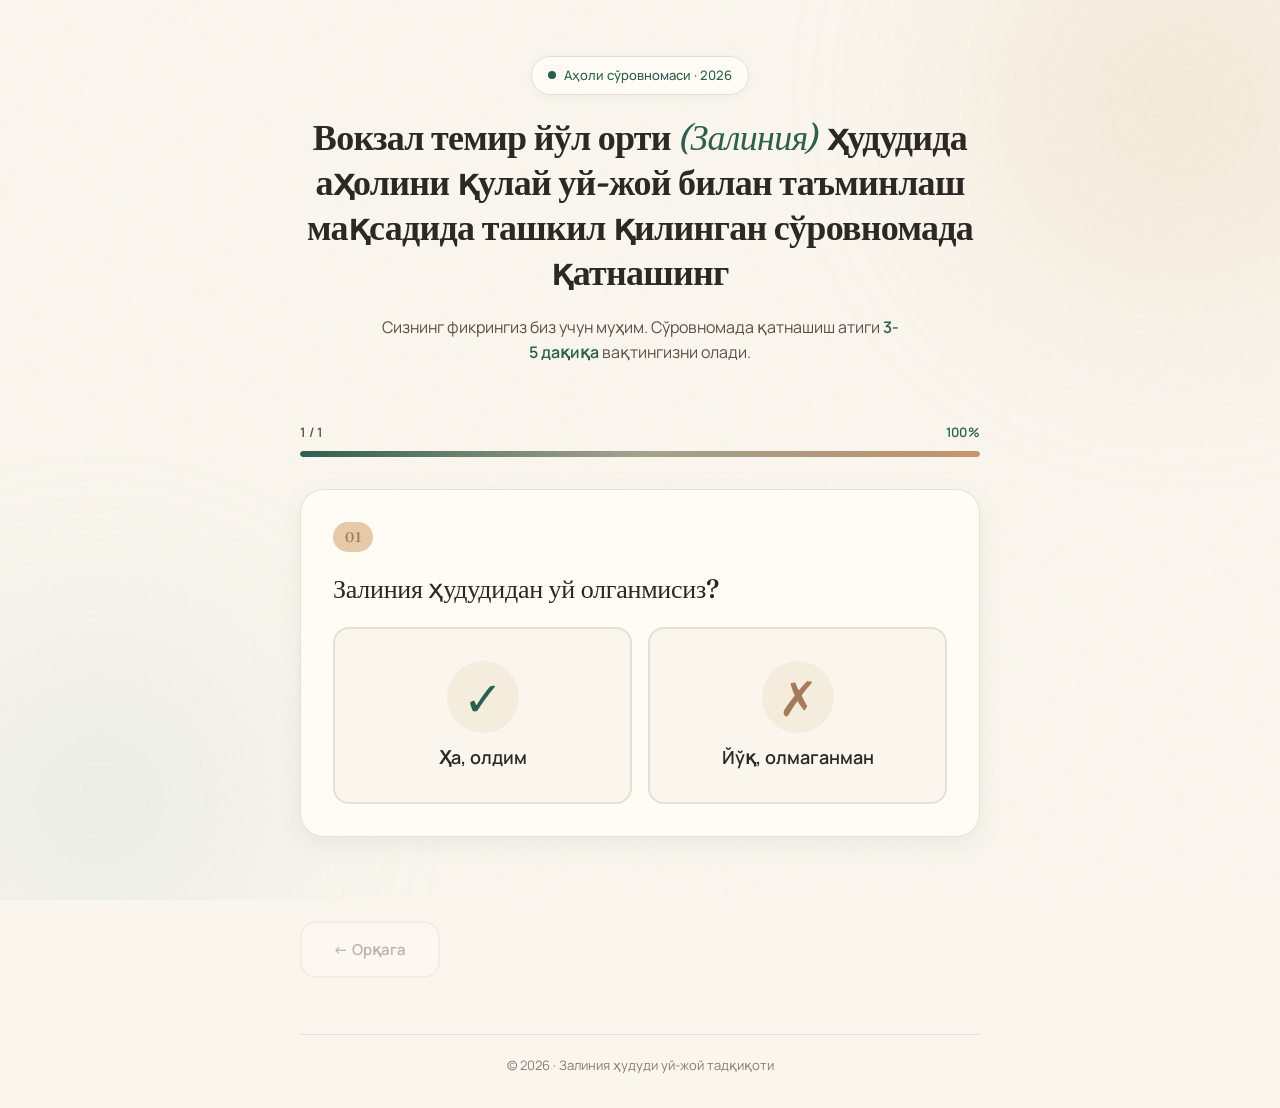
<file: index.html>
<!DOCTYPE html>
<html lang="uz">
<head>
  <meta charset="UTF-8" />
  <meta name="viewport" content="width=device-width, initial-scale=1.0" />
  <title>Залиния ҳудуди уй-жой сўровномаси</title>
  <meta name="description" content="Вокзал темир йўл орти (Залиния) ҳудудида аҳолини қулай уй-жой билан таъминлаш бўйича сўровнома" />

  <link rel="preconnect" href="https://fonts.googleapis.com" />
  <link rel="preconnect" href="https://fonts.gstatic.com" crossorigin />
  <link href="https://fonts.googleapis.com/css2?family=Manrope:wght@400;500;600;700;800&family=Fraunces:ital,wght@0,400;0,500;0,600;0,700;1,400&display=swap" rel="stylesheet" />

  <link rel="stylesheet" href="css/style.css" />
</head>
<body>
  <!-- Fon dekoratsiyasi -->
  <div class="bg-decoration" aria-hidden="true">
    <div class="bg-circle bg-circle-1"></div>
    <div class="bg-circle bg-circle-2"></div>
    <div class="bg-grain"></div>
  </div>

  <main class="container">
    <!-- Sarlavha -->
    <header class="header">
      <div class="header-badge">
        <span class="badge-dot"></span>
        <span>Аҳоли сўровномаси · 2026</span>
      </div>
      <h1 class="header-title">
        Вокзал темир йўл орти <span class="title-accent">(Залиния)</span> ҳудудида аҳолини қулай уй-жой билан таъминлаш мақсадида ташкил қилинган сўровномада қатнашинг
      </h1>
      <p class="header-subtitle">
        Сизнинг фикрингиз биз учун муҳим. Сўровномада қатнашиш атиги <strong>3-5 дақиқа</strong> вақтингизни олади.
      </p>
    </header>

    <!-- Progress bar -->
    <div class="progress-wrapper">
      <div class="progress-info">
        <span id="progressText">1 / 22</span>
        <span id="progressPercent">5%</span>
      </div>
      <div class="progress-bar">
        <div class="progress-fill" id="progressFill"></div>
      </div>
    </div>

    <!-- Forma -->
    <form id="surveyForm" class="survey-form" novalidate>
      <!-- HONEYPOT -->
      <div class="honeypot-field" aria-hidden="true">
        <label for="website">Website (leave empty)</label>
        <input type="text" name="website" id="website" tabindex="-1" autocomplete="off" />
      </div>

      <!-- ============ БОСҚИЧ 1: УМУМИЙ МАЪЛУМОТЛАР ============ -->

      <!-- 1. Исм + Телефон (бирлаштирилган, ихтиёрий) -->
      <div class="question" data-question="contact" data-section="demographic">
        <span class="question-number">📞</span>
        <h2 class="question-title">Биз сиз билан боғланишимизни хоҳласангиз қолдиринг</h2>
        <p class="question-hint">Бу ихтиёрий — қолдирмасангиз ҳам сўровномани якунлашингиз мумкин</p>
        <div class="contact-fields">
          <div class="contact-field">
            <label class="field-label">Исмингиз</label>
            <input type="text" name="fullName" class="text-input" placeholder="Исмингизни киритинг" />
          </div>
          <div class="contact-field">
            <label class="field-label">Телефон рақамингиз</label>
            <input type="tel" name="phone" class="text-input" placeholder="+998 __ ___ __ __" />
          </div>
        </div>
        <div class="error-message" data-error="phone"></div>
      </div>

      <!-- 3. Yosh -->
      <div class="question" data-question="3" data-section="demographic">
        <span class="question-number">03</span>
        <h2 class="question-title">Ёшингиз</h2>
        <div class="radio-group">
          <label class="radio-card"><input type="radio" name="age" value="18-25" required /><span class="radio-label">18 – 25 ёш</span></label>
          <label class="radio-card"><input type="radio" name="age" value="26-35" /><span class="radio-label">26 – 35 ёш</span></label>
          <label class="radio-card"><input type="radio" name="age" value="36-45" /><span class="radio-label">36 – 45 ёш</span></label>
          <label class="radio-card"><input type="radio" name="age" value="46-55" /><span class="radio-label">46 – 55 ёш</span></label>
          <label class="radio-card"><input type="radio" name="age" value="55+" /><span class="radio-label">55 ёшдан катта</span></label>
        </div>
      </div>

      <!-- 4. Jinsi -->
      <div class="question" data-question="4" data-section="demographic">
        <span class="question-number">04</span>
        <h2 class="question-title">Жинсингиз</h2>
        <div class="radio-group radio-group-2">
          <label class="radio-card"><input type="radio" name="gender" value="Erkak" required /><span class="radio-label">Эркак</span></label>
          <label class="radio-card"><input type="radio" name="gender" value="Ayol" /><span class="radio-label">Аёл</span></label>
        </div>
      </div>

      <!-- 5. Kasb -->
      <div class="question" data-question="5" data-section="demographic">
        <span class="question-number">05</span>
        <h2 class="question-title">Касбингиз</h2>
        <div class="radio-group">
          <label class="radio-card"><input type="radio" name="profession" value="Tadbirkor" required /><span class="radio-label">Тадбиркор / Бизнес</span></label>
          <label class="radio-card"><input type="radio" name="profession" value="Davlat xizmatchisi" /><span class="radio-label">Давлат хизматчиси</span></label>
          <label class="radio-card"><input type="radio" name="profession" value="IT" /><span class="radio-label">IT / Технология</span></label>
          <label class="radio-card"><input type="radio" name="profession" value="Qurilish" /><span class="radio-label">Қурилиш</span></label>
          <label class="radio-card"><input type="radio" name="profession" value="Savdo" /><span class="radio-label">Савдо</span></label>
          <label class="radio-card"><input type="radio" name="profession" value="Tibbiyot" /><span class="radio-label">Тиббиёт</span></label>
          <label class="radio-card"><input type="radio" name="profession" value="Ta'lim" /><span class="radio-label">Таълим</span></label>
          <label class="radio-card"><input type="radio" name="profession" value="Xorijda ishlayman" /><span class="radio-label">Хорижда ишлайман</span></label>
          <label class="radio-card"><input type="radio" name="profession" value="Boshqa" data-other="profession" /><span class="radio-label">Бошқа</span></label>
        </div>
        <input type="text" name="professionOther" class="text-input other-input hidden" placeholder="Касбингизни ёзинг" />
      </div>

      <!-- 6. Oilaviy holat -->
      <div class="question" data-question="6" data-section="demographic">
        <span class="question-number">06</span>
        <h2 class="question-title">Оилавий ҳолатингиз</h2>
        <div class="radio-group">
          <label class="radio-card"><input type="radio" name="maritalStatus" value="Turmush qurmagan" required /><span class="radio-label">Турмуш қурмаган</span></label>
          <label class="radio-card"><input type="radio" name="maritalStatus" value="Oilali, farzandsiz" /><span class="radio-label">Оилали, фарзандсиз</span></label>
          <label class="radio-card"><input type="radio" name="maritalStatus" value="Oilali, farzandli" /><span class="radio-label">Оилали, фарзандли</span></label>
          <label class="radio-card"><input type="radio" name="maritalStatus" value="Ajrashgan" /><span class="radio-label">Ажрашган</span></label>
          <label class="radio-card"><input type="radio" name="maritalStatus" value="Beva" /><span class="radio-label">Бева</span></label>
        </div>
      </div>

      <!-- 7. Oila a'zolari -->
      <div class="question" data-question="7" data-section="demographic">
        <span class="question-number">07</span>
        <h2 class="question-title">Оилангиздаги аъзолар сони</h2>
        <p class="question-hint">Ўзингиз билан бирга</p>
        <div class="radio-group radio-group-2">
          <label class="radio-card"><input type="radio" name="familySize" value="1" required /><span class="radio-label">1 киши</span></label>
          <label class="radio-card"><input type="radio" name="familySize" value="2-3" /><span class="radio-label">2 – 3 киши</span></label>
          <label class="radio-card"><input type="radio" name="familySize" value="4-5" /><span class="radio-label">4 – 5 киши</span></label>
          <label class="radio-card"><input type="radio" name="familySize" value="6+" /><span class="radio-label">6 ва ундан кўп</span></label>
        </div>
      </div>

      <!-- 8. Qayerdansiz? (region) -->
      <div class="question" data-question="region" data-section="demographic">
        <span class="question-number">08</span>
        <h2 class="question-title">Қаердансиз?</h2>
        <p class="question-hint">Самарқанд вилояти бўйича шаҳар ёки туманингизни танланг</p>
        <div class="radio-group radio-group-2">
          <label class="radio-card"><input type="radio" name="region" value="Samarqand shahri" required /><span class="radio-label">Самарқанд шаҳри</span></label>
          <label class="radio-card"><input type="radio" name="region" value="Kattaqo'rg'on shahri" /><span class="radio-label">Каттақўрғон шаҳри</span></label>
          <label class="radio-card"><input type="radio" name="region" value="Bulung'ur tumani" /><span class="radio-label">Булунғур тумани</span></label>
          <label class="radio-card"><input type="radio" name="region" value="Jomboy tumani" /><span class="radio-label">Жомбой тумани</span></label>
          <label class="radio-card"><input type="radio" name="region" value="Ishtixon tumani" /><span class="radio-label">Иштихон тумани</span></label>
          <label class="radio-card"><input type="radio" name="region" value="Kattaqo'rg'on tumani" /><span class="radio-label">Каттақўрғон тумани</span></label>
          <label class="radio-card"><input type="radio" name="region" value="Narpay tumani" /><span class="radio-label">Нарпай тумани</span></label>
          <label class="radio-card"><input type="radio" name="region" value="Nurobod tumani" /><span class="radio-label">Нуробод тумани</span></label>
          <label class="radio-card"><input type="radio" name="region" value="Oqdaryo tumani" /><span class="radio-label">Оқдарё тумани</span></label>
          <label class="radio-card"><input type="radio" name="region" value="Payariq tumani" /><span class="radio-label">Паярик тумани</span></label>
          <label class="radio-card"><input type="radio" name="region" value="Pastdarg'om tumani" /><span class="radio-label">Пастдарғом тумани</span></label>
          <label class="radio-card"><input type="radio" name="region" value="Paxtachi tumani" /><span class="radio-label">Пахтачи тумани</span></label>
          <label class="radio-card"><input type="radio" name="region" value="Samarqand tumani" /><span class="radio-label">Самарқанд тумани</span></label>
          <label class="radio-card"><input type="radio" name="region" value="Toyloq tumani" /><span class="radio-label">Тойлоқ тумани</span></label>
          <label class="radio-card"><input type="radio" name="region" value="Urgut tumani" /><span class="radio-label">Ургут тумани</span></label>
          <label class="radio-card"><input type="radio" name="region" value="Qo'shrabot tumani" /><span class="radio-label">Қўшработ тумани</span></label>
          <label class="radio-card"><input type="radio" name="region" value="Boshqa" data-other="true" /><span class="radio-label">Бошқа</span></label>
        </div>
        <input type="text" name="regionOther" class="text-input other-input hidden" placeholder="Жойни ёзинг..." />
      </div>

      <!-- 9. Hozirgi yashash -->
      <div class="question" data-question="8" data-section="demographic">
        <span class="question-number">09</span>
        <h2 class="question-title">Ҳозир қаерда яшайсиз?</h2>
        <div class="radio-group radio-group-2">
          <label class="radio-card"><input type="radio" name="currentLiving" value="Ijarada" required /><span class="radio-label">Ижарада</span></label>
          <label class="radio-card"><input type="radio" name="currentLiving" value="O'z uyimda" /><span class="radio-label">Ўз уйимда</span></label>
          <label class="radio-card"><input type="radio" name="currentLiving" value="Ota-ona bilan" /><span class="radio-label">Ота-она билан</span></label>
          <label class="radio-card"><input type="radio" name="currentLiving" value="Boshqa" /><span class="radio-label">Бошқа</span></label>
        </div>
      </div>

      <!-- 10. Daromad -->
      <div class="question" data-question="9" data-section="demographic">
        <span class="question-number">10</span>
        <h2 class="question-title">Ойлик даромадингиз</h2>
        <p class="question-hint">Маълумотлар махфий сақланади</p>
        <div class="radio-group">
          <label class="radio-card"><input type="radio" name="income" value="5 mln gacha" required /><span class="radio-label">5 млн сўмгача</span></label>
          <label class="radio-card"><input type="radio" name="income" value="5-10 mln" /><span class="radio-label">5 – 10 млн сўм</span></label>
          <label class="radio-card"><input type="radio" name="income" value="10-20 mln" /><span class="radio-label">10 – 20 млн сўм</span></label>
          <label class="radio-card"><input type="radio" name="income" value="20-50 mln" /><span class="radio-label">20 – 50 млн сўм</span></label>
          <label class="radio-card"><input type="radio" name="income" value="50 mln+" /><span class="radio-label">50 млн сўмдан кўп</span></label>
        </div>
      </div>

      <!-- ============ БОСҚИЧ 2: ТАРМОҚЛАНУВЧИ САВОЛ ============ -->

      <!-- BIRINCHI: Tarmoq ajratuvchi savol -->
      <div class="question active branching" data-question="branch" data-section="general">
        <span class="question-number">01</span>
        <h2 class="question-title">Залиния ҳудудидан уй олганмисиз?</h2>
        <div class="radio-group radio-group-2 radio-group-big">
          <label class="radio-card radio-card-big radio-yes">
            <input type="radio" name="boughtZalniya" value="Ha" required />
            <span class="radio-label">
              <span class="big-emoji">✓</span>
              <span class="big-text">Ҳа, олдим</span>
            </span>
          </label>
          <label class="radio-card radio-card-big radio-no">
            <input type="radio" name="boughtZalniya" value="Yo'q" />
            <span class="radio-label">
              <span class="big-emoji">✗</span>
              <span class="big-text">Йўқ, олмаганман</span>
            </span>
          </label>
        </div>
      </div>

      <!-- ============ ҲА ТАРМОҒИ ============ -->

      <!-- 11-HA. Loyiha nomi -->
      <div class="question" data-question="11" data-section="yes">
        <span class="question-number">11</span>
        <h2 class="question-title">Қайси лойиҳадан уй олдингиз?</h2>
        <p class="question-hint">Биттасини танланг</p>
        <div class="radio-group radio-group-2">
          <label class="radio-card"><input type="radio" name="yes_projectName" value="Zuhal" required /><span class="radio-label">Zuhal</span></label>
          <label class="radio-card"><input type="radio" name="yes_projectName" value="Dargoh" /><span class="radio-label">Dargoh</span></label>
          <label class="radio-card"><input type="radio" name="yes_projectName" value="Rail City" /><span class="radio-label">Rail City</span></label>
          <label class="radio-card"><input type="radio" name="yes_projectName" value="Nova House" /><span class="radio-label">Nova House</span></label>
          <label class="radio-card"><input type="radio" name="yes_projectName" value="Jahon House" /><span class="radio-label">Jahon House</span></label>
          <label class="radio-card"><input type="radio" name="yes_projectName" value="Muborak TJM" /><span class="radio-label">Muborak TJM</span></label>
          <label class="radio-card"><input type="radio" name="yes_projectName" value="Izmir (Global Avenue)" /><span class="radio-label">Izmir (Global Avenue)</span></label>
          <label class="radio-card"><input type="radio" name="yes_projectName" value="Orifon (Elite Building)" /><span class="radio-label">Orifon (Elite Building)</span></label>
          <label class="radio-card"><input type="radio" name="yes_projectName" value="Tiffany" /><span class="radio-label">Tiffany</span></label>
          <label class="radio-card"><input type="radio" name="yes_projectName" value="Shahriston" /><span class="radio-label">Shahriston</span></label>
          <label class="radio-card"><input type="radio" name="yes_projectName" value="Afrosiyob TJM" /><span class="radio-label">Afrosiyob TJM</span></label>
          <label class="radio-card"><input type="radio" name="yes_projectName" value="Boshqa" data-other="true" /><span class="radio-label">Бошқа (ёзиш)</span></label>
        </div>
        <input type="text" name="yes_projectNameOther" class="text-input other-input hidden" placeholder="Лойиҳа номини ёзинг..." />
      </div>

      <!-- 12-HA. Necha xonali -->
      <div class="question" data-question="12" data-section="yes">
        <span class="question-number">12</span>
        <h2 class="question-title">Неча хонали уй олдингиз?</h2>
        <div class="radio-group radio-group-2">
          <label class="radio-card"><input type="radio" name="yes_rooms" value="1" required /><span class="radio-label">1 хонали</span></label>
          <label class="radio-card"><input type="radio" name="yes_rooms" value="2" /><span class="radio-label">2 хонали</span></label>
          <label class="radio-card"><input type="radio" name="yes_rooms" value="3" /><span class="radio-label">3 хонали</span></label>
          <label class="radio-card"><input type="radio" name="yes_rooms" value="4+" /><span class="radio-label">4 ва ундан кўп</span></label>
        </div>
      </div>

      <!-- 13-HA. Kvadrat metr narxi -->
      <div class="question" data-question="13" data-section="yes">
        <span class="question-number">13</span>
        <h2 class="question-title">Квадрат метр нархини қанчадан олдингиз?</h2>
        <p class="question-hint">Млн сўмда (1 м² учун)</p>
        <div class="radio-group radio-group-2">
          <label class="radio-card"><input type="radio" name="yes_pricePerSqm" value="7-8 mln" required /><span class="radio-label">7–8 млн</span></label>
          <label class="radio-card"><input type="radio" name="yes_pricePerSqm" value="8-9 mln" /><span class="radio-label">8–9 млн</span></label>
          <label class="radio-card"><input type="radio" name="yes_pricePerSqm" value="10-11 mln" /><span class="radio-label">10–11 млн</span></label>
          <label class="radio-card"><input type="radio" name="yes_pricePerSqm" value="12 mln+" /><span class="radio-label">12 млн дан юқори</span></label>
          <label class="radio-card"><input type="radio" name="yes_pricePerSqm" value="Boshqa" data-other="true" /><span class="radio-label">Бошқа (ёзиш)</span></label>
        </div>
        <input type="text" name="yes_pricePerSqmOther" class="text-input other-input hidden" placeholder="Масалан: 9.5 млн" />
      </div>

      <!-- 14-HA. Oylik to'lov -->
      <div class="question" data-question="14" data-section="yes">
        <span class="question-number">14</span>
        <h2 class="question-title">Қанча ойлик тўлов тўлаяпсиз?</h2>
        <p class="question-hint">Млн сўмда (ҳар ой)</p>
        <div class="radio-group radio-group-2">
          <label class="radio-card"><input type="radio" name="yes_monthlyPayment" value="6-7 mln" required /><span class="radio-label">6–7 млн</span></label>
          <label class="radio-card"><input type="radio" name="yes_monthlyPayment" value="8-9 mln" /><span class="radio-label">8–9 млн</span></label>
          <label class="radio-card"><input type="radio" name="yes_monthlyPayment" value="10-12 mln" /><span class="radio-label">10–12 млн</span></label>
          <label class="radio-card"><input type="radio" name="yes_monthlyPayment" value="13 mln+" /><span class="radio-label">13 млн дан юқори</span></label>
          <label class="radio-card"><input type="radio" name="yes_monthlyPayment" value="Boshqa" data-other="true" /><span class="radio-label">Бошқа (ёзиш)</span></label>
        </div>
        <input type="text" name="yes_monthlyPaymentOther" class="text-input other-input hidden" placeholder="Масалан: 7.5 млн" />
      </div>

      <!-- 15-HA. Nima sababdan tanladingiz -->
      <div class="question" data-question="15" data-section="yes">
        <span class="question-number">15</span>
        <h2 class="question-title">Нима сабабдан айнан ўша лойиҳани танладингиз?</h2>
        <p class="question-hint">Бир нечтасини танлаш мумкин</p>
        <div class="checkbox-group">
          <label class="checkbox-card"><input type="checkbox" name="yes_reasons" value="Narxi" required /><span class="checkbox-label">Нархи қулай эди</span></label>
          <label class="checkbox-card"><input type="checkbox" name="yes_reasons" value="Joylashuvi" /><span class="checkbox-label">Жойлашуви яхши</span></label>
          <label class="checkbox-card"><input type="checkbox" name="yes_reasons" value="Quruvchi ishonchliligi" /><span class="checkbox-label">Қурувчининг ишончлилиги</span></label>
          <label class="checkbox-card"><input type="checkbox" name="yes_reasons" value="Tayyor uy" /><span class="checkbox-label">Тайёр уй эди</span></label>
          <label class="checkbox-card"><input type="checkbox" name="yes_reasons" value="To'lov shartlari" /><span class="checkbox-label">Тўлов шартлари қулай</span></label>
          <label class="checkbox-card"><input type="checkbox" name="yes_reasons" value="Aksiya va chegirmalar" /><span class="checkbox-label">Акция ва чегирмалари яхши эди</span></label>
          <label class="checkbox-card"><input type="checkbox" name="yes_reasons" value="Qurilish sifati" /><span class="checkbox-label">Қурилиш сифати яхши</span></label>
          <label class="checkbox-card"><input type="checkbox" name="yes_reasons" value="Infratuzilma" /><span class="checkbox-label">Инфратузилма</span></label>
          <label class="checkbox-card"><input type="checkbox" name="yes_reasons" value="Tanish tavsiyasi" /><span class="checkbox-label">Таниш-билиш тавсияси</span></label>
          <label class="checkbox-card"><input type="checkbox" name="yes_reasons" value="Boshqa" /><span class="checkbox-label">Бошқа сабаб</span></label>
        </div>
      </div>

      <!-- ============ ЙЎҚ ТАРМОҒИ ============ -->

      <!-- 11-NO. Reja -->
      <div class="question" data-question="11" data-section="no">
        <span class="question-number">11</span>
        <h2 class="question-title">Уй олишни қачонга режалаштиряпсиз?</h2>
        <div class="radio-group">
          <label class="radio-card"><input type="radio" name="no_planTimeline" value="Tayyor, tanlayapman" required /><span class="radio-label"><strong>Тайёрман</strong> — мос вариант топилса, дарҳол оламан</span></label>
          <label class="radio-card"><input type="radio" name="no_planTimeline" value="Yaqin oylar" /><span class="radio-label"><strong>Яқин ойларда</strong> олмоқчиман — пул йиғяпман</span></label>
          <label class="radio-card"><input type="radio" name="no_planTimeline" value="1-2 yil" /><span class="radio-label"><strong>1-2 йил ичида</strong> — режамда бор</span></label>
          <label class="radio-card"><input type="radio" name="no_planTimeline" value="O'rganib yuribman" /><span class="radio-label"><strong>Ўрганиб юрибман</strong> — ҳозирча шошмаяпман</span></label>
        </div>
      </div>

      <!-- 12-NO. Maqsad -->
      <div class="question" data-question="12" data-section="no">
        <span class="question-number">12</span>
        <h2 class="question-title">Уй олишдан асосий мақсадингиз нима?</h2>
        <div class="radio-group">
          <label class="radio-card"><input type="radio" name="no_purpose" value="Yashash" required /><span class="radio-label">Ўзим яшаш учун</span></label>
          <label class="radio-card"><input type="radio" name="no_purpose" value="Investitsiya" /><span class="radio-label">Инвестиция сифатида</span></label>
          <label class="radio-card"><input type="radio" name="no_purpose" value="Bola-chaqaga" /><span class="radio-label">Бола-чақага / фарзандларимга</span></label>
          <label class="radio-card"><input type="radio" name="no_purpose" value="Ijaraga berish" /><span class="radio-label">Ижарага бериш учун</span></label>
          <label class="radio-card"><input type="radio" name="no_purpose" value="Boshqa" /><span class="radio-label">Бошқа мақсад</span></label>
        </div>
      </div>

      <!-- 13-NO. Necha xonali -->
      <div class="question" data-question="13" data-section="no">
        <span class="question-number">13</span>
        <h2 class="question-title">Неча хонали хонадон керак?</h2>
        <div class="radio-group radio-group-2">
          <label class="radio-card"><input type="radio" name="no_rooms" value="1" required /><span class="radio-label">1 хонали</span></label>
          <label class="radio-card"><input type="radio" name="no_rooms" value="2" /><span class="radio-label">2 хонали</span></label>
          <label class="radio-card"><input type="radio" name="no_rooms" value="3" /><span class="radio-label">3 хонали</span></label>
          <label class="radio-card"><input type="radio" name="no_rooms" value="4+" /><span class="radio-label">4 ва ундан кўп</span></label>
        </div>
      </div>

      <!-- 14-NO. Uy holati -->
      <div class="question" data-question="14" data-section="no">
        <span class="question-number">14</span>
        <h2 class="question-title">Қандай ҳолатдаги уй кўпроқ қизиқтиради?</h2>
        <div class="radio-group">
          <label class="radio-card"><input type="radio" name="no_houseCondition" value="Karobka" required /><span class="radio-label"><strong>Каробка</strong> — ўзим таъмирлайман, нархи арзонроқ</span></label>
          <label class="radio-card"><input type="radio" name="no_houseCondition" value="White Box" /><span class="radio-label"><strong>White Box</strong> — деворлар маляр ишларига тайёр ҳолатда</span></label>
          <label class="radio-card"><input type="radio" name="no_houseCondition" value="Tayyor ta'mirlangan" /><span class="radio-label"><strong>Тайёр таъмирланган (Подключ)</strong> — кўчиб кирсам бўлади</span></label>
        </div>
      </div>

      <!-- 15-NO. Tanlov omillari -->
      <div class="question" data-question="15" data-section="no">
        <span class="question-number">15</span>
        <h2 class="question-title">Уйни танлашда энг муҳим омиллар?</h2>
        <p class="question-hint">Максимум 3 та танланг</p>
        <div class="checkbox-group" data-max="3">
          <label class="checkbox-card"><input type="checkbox" name="no_factors" value="Narx" required /><span class="checkbox-label">Нарх</span></label>
          <label class="checkbox-card"><input type="checkbox" name="no_factors" value="Joylashuv" /><span class="checkbox-label">Жойлашув</span></label>
          <label class="checkbox-card"><input type="checkbox" name="no_factors" value="Quruvchi ishonchliligi" /><span class="checkbox-label">Қурувчи ишончлилиги</span></label>
          <label class="checkbox-card"><input type="checkbox" name="no_factors" value="Infratuzilma" /><span class="checkbox-label">Инфратузилма (мактаб, боғча, дўкон ва ҳ.к.)</span></label>
          <label class="checkbox-card"><input type="checkbox" name="no_factors" value="To'lov shartlari" /><span class="checkbox-label">Тўлов шартлари</span></label>
        </div>
      </div>

      <!-- 17-NO. Boshlang'ich to'lov (yangi variantlar) -->
      <div class="question" data-question="17" data-section="no">
        <span class="question-number">17</span>
        <h2 class="question-title">Бошланғич тўлов учун ҳозир қанча пулингиз тайёр?</h2>
        <div class="radio-group">
          <label class="radio-card"><input type="radio" name="no_downPayment" value="50 mln gacha" required /><span class="radio-label">50 млн сўмгача</span></label>
          <label class="radio-card"><input type="radio" name="no_downPayment" value="50-100 mln" /><span class="radio-label">50 – 100 млн сўм</span></label>
          <label class="radio-card"><input type="radio" name="no_downPayment" value="100-150 mln" /><span class="radio-label">100 – 150 млн сўм</span></label>
          <label class="radio-card"><input type="radio" name="no_downPayment" value="150-200 mln" /><span class="radio-label">150 – 200 млн сўм</span></label>
          <label class="radio-card"><input type="radio" name="no_downPayment" value="200 mln+" /><span class="radio-label">200 млн сўмдан кўп</span></label>
        </div>
      </div>

      <!-- 18-NO. Maksimal oylik -->
      <div class="question" data-question="18" data-section="no">
        <span class="question-number">18</span>
        <h2 class="question-title">Максимал ойлик тўлов қанча бўлиши мумкин?</h2>
        <p class="question-hint">Диққат билан ўқиб танланг</p>
        <div class="radio-group radio-group-2">
          <label class="radio-card"><input type="radio" name="no_monthlyPayment" value="10-11 mln" required /><span class="radio-label">10 – 11 млн сўм</span></label>
          <label class="radio-card"><input type="radio" name="no_monthlyPayment" value="9 mln" /><span class="radio-label">9 млн сўм</span></label>
          <label class="radio-card"><input type="radio" name="no_monthlyPayment" value="6-7 mln" /><span class="radio-label">6 – 7 млн сўм</span></label>
          <label class="radio-card"><input type="radio" name="no_monthlyPayment" value="8 mln" /><span class="radio-label">8 млн сўм</span></label>
          <label class="radio-card"><input type="radio" name="no_monthlyPayment" value="12-14 mln" /><span class="radio-label">12 – 14 млн сўм</span></label>
          <label class="radio-card"><input type="radio" name="no_monthlyPayment" value="15 mln+" /><span class="radio-label">15 млн сўмдан кўп</span></label>
        </div>
      </div>

      <!-- 21-NO. Motivatsiya -->
      <div class="question" data-question="21" data-section="no">
        <span class="question-number">21</span>
        <h2 class="question-title">Сизни уй олишга нима ундайди?</h2>
        <div class="radio-group">
          <label class="radio-card"><input type="radio" name="no_motivation" value="Ijara" required /><span class="radio-label">Ижара</span></label>
          <label class="radio-card"><input type="radio" name="no_motivation" value="Investitsiya" /><span class="radio-label">Инвестиция</span></label>
          <label class="radio-card"><input type="radio" name="no_motivation" value="Katta oilamiz" /><span class="radio-label">Катта оиламиз</span></label>
        </div>
      </div>

      <!-- 22-NO. Qurilish ofisiga borganmi -->
      <div class="question" data-question="22" data-section="no">
        <span class="question-number">22</span>
        <h2 class="question-title">Уй олиш мақсадида қурилиш офисларига борганмисиз?</h2>
        <div class="radio-group radio-group-2">
          <label class="radio-card"><input type="radio" name="no_visitedOffice" value="Ha" required /><span class="radio-label">Ҳа, борганман</span></label>
          <label class="radio-card"><input type="radio" name="no_visitedOffice" value="Yo'q" /><span class="radio-label">Йўқ, бормаганман</span></label>
        </div>
      </div>

      <!-- 23-NO. Qanday savollarga javob izlaydi -->
      <div class="question" data-question="23" data-section="no">
        <span class="question-number">23</span>
        <h2 class="question-title">Уй харид қилишдан олдин қандай саволларга жавоб топишни хоҳлайсиз?</h2>
        <p class="question-hint">Ўзингизни қизиқтирган саволларни ёзинг (ихтиёрий)</p>
        <textarea name="no_questions" class="textarea-input" placeholder="Масалан: қурувчининг ҳужжатлари, тўлов шартлари, лойиҳа муддати..." rows="5"></textarea>
      </div>

      <!-- ============ БОСҚИЧ 3: ЯКУНИЙ ============ -->

      <!-- Yakuniy: Izoh -->
      <div class="question" data-question="final-2" data-section="general">
        <span class="question-number">F1</span>
        <h2 class="question-title">Қўшимча изоҳларингиз</h2>
        <p class="question-hint">Бизга айтмоқчи бўлган бошқа фикр-мулоҳазаларингиз (ихтиёрий)</p>
        <textarea name="comments" class="textarea-input" placeholder="Бу ерда ҳар қандай фикрингизни ёзиб қолдиришингиз мумкин..." rows="5"></textarea>
      </div>

    </form>

    <!-- Tugmalar -->
    <div class="form-actions">
      <button type="button" id="prevBtn" class="btn btn-secondary" disabled>
        <span>← Орқага</span>
      </button>
      <button type="button" id="nextBtn" class="btn btn-primary">
        <span>Кейинги савол →</span>
      </button>
      <button type="button" id="submitBtn" class="btn btn-primary btn-submit hidden">
        <span>Сўровномани якунлаш ✓</span>
      </button>
    </div>

    <!-- Yuklash holati -->
    <div id="loader" class="loader hidden">
      <div class="loader-spinner"></div>
      <p>Жавобларингиз юборилмоқда...</p>
    </div>

    <!-- Muvaffaqiyat -->
    <div id="successScreen" class="success-screen hidden">
      <div class="success-icon">✓</div>
      <h2 class="success-title">Ташаккур!</h2>
      <p class="success-text">Сизнинг жавобларингиз муваффақиятли қабул қилинди.<br>Бизнинг тадқиқотимизга қўшган ҳиссангиз учун катта раҳмат!</p>
      <p class="success-meta">Агар сиз телефон рақамингизни қолдирган бўлсангиз, биз тез орада сиз билан боғланамиз.</p>

      <!-- Smart tavsiya bo'limi (faqat YO'Q tarmog'i uchun) -->
      <div id="recommendationContainer" class="recommendation-container hidden"></div>
    </div>

    <!-- Footer -->
    <footer class="footer">
      <p>© 2026 · Залиния ҳудуди уй-жой тадқиқоти</p>
    </footer>
  </main>

  <script src="js/smart-calculator.js"></script>
  <script src="js/form.js"></script>
</body>
</html>
</file>
<file: css/style.css>
/* ============================================
   ZALNIYA SURVEY - QULAY/ISSIQ DIZAYN
   Issiq beje + chuqur yashil + oltin aksent
   ============================================ */

:root {
  /* Asosiy ranglar */
  --bg-primary: #FAF6EE;
  --bg-secondary: #F4ECDD;
  --bg-card: #FFFCF5;
  --bg-card-hover: #FFF8E8;

  /* Aksentlar */
  --primary: #2D5F4F;
  --primary-dark: #1F4538;
  --primary-light: #3D7A66;
  --accent: #C8956D;
  --accent-dark: #A67B5B;
  --accent-light: #E5C9A8;

  /* Matn */
  --text-primary: #2C2826;
  --text-secondary: #5C5048;
  --text-muted: #8A7B70;

  /* Border */
  --border: #E8DFD0;
  --border-strong: #D4C8B2;

  /* Status */
  --error: #C44536;
  --success: #2D5F4F;

  /* Soyalar */
  --shadow-sm: 0 2px 8px rgba(45, 95, 79, 0.06);
  --shadow-md: 0 8px 24px rgba(45, 95, 79, 0.08);
  --shadow-lg: 0 20px 50px rgba(45, 95, 79, 0.12);

  /* Radii */
  --radius-sm: 10px;
  --radius-md: 16px;
  --radius-lg: 24px;
  --radius-full: 999px;

  /* Spacing */
  --space-xs: 8px;
  --space-sm: 12px;
  --space-md: 20px;
  --space-lg: 32px;
  --space-xl: 56px;
}

/* ============= RESET ============= */
*,
*::before,
*::after {
  margin: 0;
  padding: 0;
  box-sizing: border-box;
}

html {
  scroll-behavior: smooth;
}

body {
  font-family: 'Manrope', -apple-system, BlinkMacSystemFont, sans-serif;
  font-size: 16px;
  line-height: 1.6;
  color: var(--text-primary);
  background: var(--bg-primary);
  min-height: 100vh;
  position: relative;
  overflow-x: hidden;
  -webkit-font-smoothing: antialiased;
  -moz-osx-font-smoothing: grayscale;
}

/* ============= FON DEKORATSIYASI ============= */
.bg-decoration {
  position: fixed;
  inset: 0;
  z-index: 0;
  pointer-events: none;
  overflow: hidden;
}

.bg-circle {
  position: absolute;
  border-radius: 50%;
  filter: blur(80px);
  opacity: 0.4;
}

.bg-circle-1 {
  width: 600px;
  height: 600px;
  background: radial-gradient(circle, var(--accent-light) 0%, transparent 70%);
  top: -200px;
  right: -200px;
  animation: float 20s ease-in-out infinite;
}

.bg-circle-2 {
  width: 500px;
  height: 500px;
  background: radial-gradient(circle, #C5DBD0 0%, transparent 70%);
  bottom: -150px;
  left: -150px;
  animation: float 25s ease-in-out infinite reverse;
}

@keyframes float {
  0%, 100% { transform: translate(0, 0) scale(1); }
  50% { transform: translate(40px, -40px) scale(1.05); }
}

.bg-grain {
  position: absolute;
  inset: 0;
  background-image: url("data:image/svg+xml,%3Csvg viewBox='0 0 200 200' xmlns='http://www.w3.org/2000/svg'%3E%3Cfilter id='n'%3E%3CfeTurbulence type='fractalNoise' baseFrequency='0.9'/%3E%3C/filter%3E%3Crect width='100%25' height='100%25' filter='url(%23n)' opacity='0.6'/%3E%3C/svg%3E");
  opacity: 0.03;
  mix-blend-mode: multiply;
}

/* ============= CONTAINER ============= */
.container {
  position: relative;
  z-index: 1;
  max-width: 720px;
  margin: 0 auto;
  padding: var(--space-xl) var(--space-md) var(--space-lg);
}

/* ============= HEADER ============= */
.header {
  text-align: center;
  margin-bottom: var(--space-xl);
  animation: fadeInDown 0.8s ease;
}

.header-badge {
  display: inline-flex;
  align-items: center;
  gap: 8px;
  background: var(--bg-card);
  border: 1px solid var(--border);
  padding: 8px 16px;
  border-radius: var(--radius-full);
  font-size: 13px;
  font-weight: 500;
  color: var(--primary);
  margin-bottom: var(--space-md);
  box-shadow: var(--shadow-sm);
}

.badge-dot {
  width: 8px;
  height: 8px;
  background: var(--primary);
  border-radius: 50%;
  animation: pulse 2s ease infinite;
}

@keyframes pulse {
  0%, 100% { opacity: 1; transform: scale(1); }
  50% { opacity: 0.5; transform: scale(1.2); }
}

.header-title {
  font-family: 'Fraunces', Georgia, serif;
  font-size: clamp(24px, 4vw, 36px);
  font-weight: 600;
  line-height: 1.25;
  color: var(--text-primary);
  margin-bottom: var(--space-md);
  letter-spacing: -0.02em;
}

.title-accent {
  color: var(--primary);
  font-style: italic;
  font-weight: 500;
}

.header-subtitle {
  font-size: 16px;
  color: var(--text-secondary);
  max-width: 520px;
  margin: 0 auto;
}

.header-subtitle strong {
  color: var(--primary);
  font-weight: 600;
}

/* ============= PROGRESS ============= */
.progress-wrapper {
  margin-bottom: var(--space-lg);
}

.progress-info {
  display: flex;
  justify-content: space-between;
  font-size: 13px;
  font-weight: 600;
  color: var(--text-secondary);
  margin-bottom: 8px;
  letter-spacing: 0.02em;
}

#progressPercent {
  color: var(--primary);
}

.progress-bar {
  height: 6px;
  background: var(--bg-secondary);
  border-radius: var(--radius-full);
  overflow: hidden;
  position: relative;
}

.progress-fill {
  height: 100%;
  background: linear-gradient(90deg, var(--primary) 0%, var(--accent) 100%);
  border-radius: var(--radius-full);
  width: 4%;
  transition: width 0.5s cubic-bezier(0.34, 1.56, 0.64, 1);
  position: relative;
}

.progress-fill::after {
  content: '';
  position: absolute;
  inset: 0;
  background: linear-gradient(90deg, transparent, rgba(255,255,255,0.3), transparent);
  animation: shimmer 2s ease infinite;
}

@keyframes shimmer {
  0% { transform: translateX(-100%); }
  100% { transform: translateX(100%); }
}

/* ============= SAVOL KARTOCHKASI ============= */
.survey-form {
  position: relative;
  min-height: 400px;
}

.question {
  display: none;
  background: var(--bg-card);
  border: 1px solid var(--border);
  border-radius: var(--radius-lg);
  padding: var(--space-lg);
  box-shadow: var(--shadow-md);
  position: relative;
  animation: slideIn 0.5s cubic-bezier(0.34, 1.56, 0.64, 1);
}

.question.active {
  display: block;
}

@keyframes slideIn {
  from {
    opacity: 0;
    transform: translateY(20px);
  }
  to {
    opacity: 1;
    transform: translateY(0);
  }
}

.question-number {
  display: inline-block;
  font-family: 'Fraunces', serif;
  font-size: 14px;
  font-weight: 500;
  color: var(--accent-dark);
  background: var(--accent-light);
  padding: 4px 12px;
  border-radius: var(--radius-full);
  letter-spacing: 0.05em;
  margin-bottom: var(--space-md);
}

.question-title {
  font-family: 'Fraunces', Georgia, serif;
  font-size: clamp(20px, 2.8vw, 26px);
  font-weight: 500;
  line-height: 1.35;
  color: var(--text-primary);
  margin-bottom: 8px;
  letter-spacing: -0.01em;
}

.question-hint {
  color: var(--text-muted);
  font-size: 14px;
  margin-bottom: var(--space-md);
}

/* ============= MATN KIRITISH ============= */
.text-input,
.textarea-input {
  width: 100%;
  padding: 16px 18px;
  font-family: inherit;
  font-size: 16px;
  color: var(--text-primary);
  background: var(--bg-primary);
  border: 2px solid var(--border);
  border-radius: var(--radius-md);
  outline: none;
  transition: all 0.25s ease;
}

.text-input::placeholder,
.textarea-input::placeholder {
  color: var(--text-muted);
}

.text-input:focus,
.textarea-input:focus {
  border-color: var(--primary);
  background: var(--bg-card);
  box-shadow: 0 0 0 4px rgba(45, 95, 79, 0.08);
}

.textarea-input {
  resize: vertical;
  min-height: 120px;
  line-height: 1.6;
}

.other-input {
  margin-top: var(--space-sm);
}

.hidden {
  display: none !important;
}

/* HONEYPOT - bot tuzog'i, foydalanuvchiga ko'rinmaydi */
.honeypot-field {
  position: absolute !important;
  left: -9999px !important;
  top: -9999px !important;
  width: 1px !important;
  height: 1px !important;
  opacity: 0 !important;
  pointer-events: none !important;
  visibility: hidden !important;
}

/* ============= RADIO ============= */
.radio-group {
  display: flex;
  flex-direction: column;
  gap: 10px;
}

.radio-group-2 {
  display: grid;
  grid-template-columns: 1fr 1fr;
  gap: 10px;
}

@media (max-width: 480px) {
  .radio-group-2 {
    grid-template-columns: 1fr;
  }
}

.radio-card {
  display: flex;
  align-items: center;
  padding: 16px 18px;
  background: var(--bg-primary);
  border: 2px solid var(--border);
  border-radius: var(--radius-md);
  cursor: pointer;
  transition: all 0.2s ease;
  position: relative;
}

.radio-card:hover {
  border-color: var(--accent);
  background: var(--bg-card-hover);
  transform: translateX(2px);
}

.radio-card input[type="radio"] {
  appearance: none;
  -webkit-appearance: none;
  width: 22px;
  height: 22px;
  border: 2px solid var(--border-strong);
  border-radius: 50%;
  margin-right: 14px;
  cursor: pointer;
  position: relative;
  flex-shrink: 0;
  transition: all 0.2s ease;
}

.radio-card input[type="radio"]:checked {
  border-color: var(--primary);
  background: var(--primary);
}

.radio-card input[type="radio"]:checked::after {
  content: '';
  position: absolute;
  inset: 4px;
  background: var(--bg-card);
  border-radius: 50%;
}

.radio-card:has(input:checked) {
  border-color: var(--primary);
  background: linear-gradient(135deg, rgba(45, 95, 79, 0.06) 0%, rgba(200, 149, 109, 0.04) 100%);
  box-shadow: 0 4px 12px rgba(45, 95, 79, 0.1);
}

.radio-label {
  font-size: 15px;
  font-weight: 500;
  color: var(--text-primary);
  line-height: 1.4;
}

.radio-label strong {
  color: var(--primary);
  font-weight: 700;
}

/* Katta variantlar (HA/YO'Q) */
.radio-group-big {
  gap: 16px;
  margin-top: var(--space-md);
}

.radio-card-big {
  padding: var(--space-lg) var(--space-md);
  flex-direction: column;
  text-align: center;
  border-width: 2px;
  min-height: 160px;
  justify-content: center;
}

.radio-card-big input[type="radio"] {
  margin: 0;
  position: absolute;
  opacity: 0;
}

.radio-card-big .radio-label {
  display: flex;
  flex-direction: column;
  align-items: center;
  gap: 12px;
}

.big-emoji {
  font-size: 48px;
  font-weight: 300;
  width: 72px;
  height: 72px;
  border-radius: 50%;
  display: flex;
  align-items: center;
  justify-content: center;
  background: var(--bg-secondary);
  color: var(--text-muted);
  transition: all 0.3s ease;
}

.radio-yes .big-emoji {
  color: var(--primary);
}

.radio-no .big-emoji {
  color: var(--accent-dark);
}

.radio-card-big:has(input:checked) .big-emoji {
  background: var(--primary);
  color: var(--bg-card);
  transform: scale(1.1);
}

.radio-no:has(input:checked) .big-emoji {
  background: var(--accent-dark);
}

.big-text {
  font-size: 18px;
  font-weight: 600;
}

/* ============= CHECKBOX ============= */
.checkbox-group {
  display: grid;
  grid-template-columns: 1fr 1fr;
  gap: 10px;
}

@media (max-width: 480px) {
  .checkbox-group {
    grid-template-columns: 1fr;
  }
}

.checkbox-card {
  display: flex;
  align-items: center;
  padding: 14px 16px;
  background: var(--bg-primary);
  border: 2px solid var(--border);
  border-radius: var(--radius-md);
  cursor: pointer;
  transition: all 0.2s ease;
}

.checkbox-card:hover {
  border-color: var(--accent);
  background: var(--bg-card-hover);
}

.checkbox-card input[type="checkbox"] {
  appearance: none;
  -webkit-appearance: none;
  width: 22px;
  height: 22px;
  border: 2px solid var(--border-strong);
  border-radius: 6px;
  margin-right: 12px;
  cursor: pointer;
  position: relative;
  flex-shrink: 0;
  transition: all 0.2s ease;
}

.checkbox-card input[type="checkbox"]:checked {
  border-color: var(--primary);
  background: var(--primary);
}

.checkbox-card input[type="checkbox"]:checked::after {
  content: '✓';
  position: absolute;
  top: 50%;
  left: 50%;
  transform: translate(-50%, -50%);
  color: var(--bg-card);
  font-size: 14px;
  font-weight: 700;
}

.checkbox-card:has(input:checked) {
  border-color: var(--primary);
  background: linear-gradient(135deg, rgba(45, 95, 79, 0.06) 0%, rgba(200, 149, 109, 0.04) 100%);
}

.checkbox-card.disabled {
  opacity: 0.5;
  pointer-events: none;
}

.checkbox-label {
  font-size: 15px;
  font-weight: 500;
  color: var(--text-primary);
}

/* ============= PRIVACY ============= */
.privacy-box {
  background: linear-gradient(135deg, var(--bg-secondary) 0%, var(--accent-light) 100%);
  border-left: 4px solid var(--accent);
  padding: var(--space-md);
  border-radius: var(--radius-md);
  margin-bottom: var(--space-md);
  font-size: 14px;
  color: var(--text-secondary);
  line-height: 1.7;
}

.privacy-box strong {
  color: var(--primary-dark);
}

.checkbox-privacy {
  background: var(--bg-secondary);
  border-color: var(--border-strong);
}

/* ============= ERROR ============= */
.error-message {
  color: var(--error);
  font-size: 13px;
  margin-top: 8px;
  font-weight: 500;
  display: none;
}

.error-message.show {
  display: block;
  animation: shake 0.4s ease;
}

@keyframes shake {
  0%, 100% { transform: translateX(0); }
  25% { transform: translateX(-4px); }
  75% { transform: translateX(4px); }
}

.text-input.error,
.textarea-input.error {
  border-color: var(--error);
  background: rgba(196, 69, 54, 0.04);
}

/* ============= TUGMALAR ============= */
.form-actions {
  display: flex;
  justify-content: space-between;
  gap: 12px;
  margin-top: var(--space-lg);
}

.btn {
  display: inline-flex;
  align-items: center;
  justify-content: center;
  gap: 8px;
  padding: 16px 28px;
  font-family: inherit;
  font-size: 15px;
  font-weight: 600;
  border: none;
  border-radius: var(--radius-md);
  cursor: pointer;
  transition: all 0.25s ease;
  letter-spacing: 0.01em;
  min-width: 140px;
}

.btn:disabled {
  opacity: 0.4;
  cursor: not-allowed;
}

.btn-primary {
  background: var(--primary);
  color: var(--bg-card);
  box-shadow: 0 6px 16px rgba(45, 95, 79, 0.25);
}

.btn-primary:hover:not(:disabled) {
  background: var(--primary-dark);
  transform: translateY(-2px);
  box-shadow: 0 10px 24px rgba(45, 95, 79, 0.35);
}

.btn-primary:active:not(:disabled) {
  transform: translateY(0);
}

.btn-secondary {
  background: var(--bg-card);
  color: var(--text-secondary);
  border: 2px solid var(--border);
}

.btn-secondary:hover:not(:disabled) {
  background: var(--bg-secondary);
  border-color: var(--border-strong);
  color: var(--text-primary);
}

.btn-submit {
  background: linear-gradient(135deg, var(--primary) 0%, var(--accent-dark) 100%);
  flex: 1;
  font-size: 16px;
  padding: 18px 28px;
}

/* ============= LOADER ============= */
.loader {
  text-align: center;
  padding: var(--space-xl) var(--space-md);
  animation: fadeIn 0.4s ease;
}

.loader-spinner {
  width: 56px;
  height: 56px;
  border: 4px solid var(--border);
  border-top-color: var(--primary);
  border-radius: 50%;
  margin: 0 auto var(--space-md);
  animation: spin 0.8s linear infinite;
}

@keyframes spin {
  to { transform: rotate(360deg); }
}

.loader p {
  color: var(--text-secondary);
  font-size: 15px;
}

/* ============= MUVAFFAQIYAT ============= */
.success-screen {
  text-align: center;
  padding: var(--space-xl) var(--space-md);
  background: var(--bg-card);
  border: 1px solid var(--border);
  border-radius: var(--radius-lg);
  box-shadow: var(--shadow-lg);
  animation: bounceIn 0.6s cubic-bezier(0.34, 1.56, 0.64, 1);
}

@keyframes bounceIn {
  from {
    opacity: 0;
    transform: scale(0.8);
  }
  to {
    opacity: 1;
    transform: scale(1);
  }
}

.success-icon {
  width: 96px;
  height: 96px;
  background: linear-gradient(135deg, var(--primary) 0%, var(--primary-light) 100%);
  color: var(--bg-card);
  border-radius: 50%;
  display: flex;
  align-items: center;
  justify-content: center;
  font-size: 48px;
  font-weight: 300;
  margin: 0 auto var(--space-md);
  box-shadow: 0 12px 32px rgba(45, 95, 79, 0.3);
  animation: scaleIn 0.5s cubic-bezier(0.34, 1.56, 0.64, 1) 0.2s both;
}

@keyframes scaleIn {
  from { transform: scale(0); }
  to { transform: scale(1); }
}

.success-title {
  font-family: 'Fraunces', Georgia, serif;
  font-size: clamp(28px, 4vw, 40px);
  color: var(--primary);
  margin-bottom: var(--space-sm);
  font-weight: 600;
}

.success-text {
  font-size: 17px;
  color: var(--text-secondary);
  line-height: 1.7;
  margin-bottom: var(--space-md);
}

.success-meta {
  font-size: 14px;
  color: var(--text-muted);
  font-style: italic;
}

/* ============= FOOTER ============= */
.footer {
  text-align: center;
  margin-top: var(--space-xl);
  padding-top: var(--space-md);
  border-top: 1px solid var(--border);
  color: var(--text-muted);
  font-size: 13px;
}

/* ============= ANIMATSIYA ============= */
@keyframes fadeIn {
  from { opacity: 0; }
  to { opacity: 1; }
}

@keyframes fadeInDown {
  from {
    opacity: 0;
    transform: translateY(-20px);
  }
  to {
    opacity: 1;
    transform: translateY(0);
  }
}

/* ============= RESPONSIVE ============= */
@media (max-width: 600px) {
  .container {
    padding: var(--space-md) var(--space-sm);
  }

  .question {
    padding: var(--space-md);
    border-radius: var(--radius-md);
  }

  .form-actions {
    flex-direction: row;
    position: sticky;
    bottom: 0;
    background: var(--bg-primary);
    padding: 12px 0 16px;
    margin-top: var(--space-md);
    margin-left: -16px;
    margin-right: -16px;
    padding-left: 16px;
    padding-right: 16px;
    box-shadow: 0 -8px 16px -8px rgba(45, 36, 25, 0.08);
    z-index: 50;
    gap: 8px;
  }

  .btn {
    width: auto;
    flex: 1;
    padding: 14px 16px;
    font-size: 14px;
  }

  /* Orqaga tugmasi kichikroq, Keyingisi katta bo'lsin */
  #prevBtn {
    flex: 0 0 auto;
    min-width: 90px;
  }

  #nextBtn,
  #submitBtn {
    flex: 1;
  }

  .radio-card-big {
    min-height: 130px;
    padding: var(--space-md);
  }

  .big-emoji {
    width: 56px;
    height: 56px;
    font-size: 36px;
  }

  .header-badge {
    font-size: 12px;
  }
}

/* ============================================
   SMART KALKULYATOR - TAVSIYA
   ============================================ */

.recommendation-container {
  margin-top: var(--space-lg);
  animation: fadeInUp 0.6s ease 0.3s both;
}

@keyframes fadeInUp {
  from { opacity: 0; transform: translateY(30px); }
  to { opacity: 1; transform: translateY(0); }
}

.recommendation {
  background: var(--bg-card);
  border: 1px solid var(--border);
  border-radius: var(--radius-lg);
  padding: var(--space-lg);
  box-shadow: var(--shadow-md);
}

.rec-header {
  text-align: center;
  margin-bottom: var(--space-lg);
  padding-bottom: var(--space-md);
  border-bottom: 1px solid var(--border);
}

.rec-icon {
  font-size: 56px;
  margin-bottom: 8px;
  display: inline-block;
  animation: bounce 2s ease infinite;
}

.rec-title {
  font-family: 'Fraunces', Georgia, serif;
  font-size: clamp(24px, 4vw, 32px);
  font-weight: 600;
  color: var(--primary);
  margin-bottom: 6px;
  letter-spacing: -0.02em;
}

.rec-subtitle {
  color: var(--text-secondary);
  font-size: 14px;
}

/* ============= KARTOCHKALAR ============= */
.rec-cards {
  display: grid;
  grid-template-columns: 1fr 1fr;
  gap: 12px;
  margin-bottom: var(--space-md);
}

@media (max-width: 600px) {
  .rec-cards {
    grid-template-columns: 1fr;
  }
}

.rec-card {
  background: linear-gradient(135deg, var(--bg-secondary) 0%, var(--bg-primary) 100%);
  border: 1px solid var(--border);
  border-radius: var(--radius-md);
  padding: var(--space-md);
  text-align: center;
}

.rec-card-main {
  background: linear-gradient(135deg, rgba(45, 95, 79, 0.08) 0%, rgba(200, 149, 109, 0.06) 100%);
  border-color: var(--primary);
}

.rec-card-label {
  font-size: 12px;
  color: var(--text-muted);
  text-transform: uppercase;
  letter-spacing: 0.05em;
  font-weight: 600;
  margin-bottom: 8px;
}

.rec-card-value {
  font-family: 'Fraunces', Georgia, serif;
  font-size: 28px;
  font-weight: 600;
  color: var(--primary);
  line-height: 1.1;
  margin-bottom: 6px;
  letter-spacing: -0.02em;
}

.rec-card-value-big {
  font-family: 'Fraunces', Georgia, serif;
  font-size: 36px;
  font-weight: 600;
  color: var(--accent-dark);
  line-height: 1.1;
  margin-bottom: 6px;
  letter-spacing: -0.02em;
}

.rec-card-value-big span {
  font-size: 18px;
  font-weight: 400;
  color: var(--text-muted);
}

.rec-card-meta {
  font-size: 13px;
  color: var(--text-secondary);
  display: flex;
  justify-content: center;
  gap: 8px;
}

/* ============= TO'LOV REJASI ============= */
.rec-section-title {
  font-family: 'Fraunces', Georgia, serif;
  font-size: 18px;
  font-weight: 600;
  color: var(--text-primary);
  margin-bottom: var(--space-sm);
}

.rec-payment {
  margin-bottom: var(--space-md);
}

.payment-grid {
  display: grid;
  grid-template-columns: 1fr 1fr 1fr;
  gap: 10px;
}

@media (max-width: 700px) {
  .payment-grid {
    grid-template-columns: 1fr;
  }
}

.payment-item {
  background: var(--bg-primary);
  border: 1px solid var(--border);
  border-radius: var(--radius-md);
  padding: 14px 16px;
}

.payment-item-highlight {
  background: linear-gradient(135deg, var(--primary) 0%, var(--primary-light) 100%);
  border-color: var(--primary);
  color: var(--bg-card);
}

.payment-item-highlight .payment-label,
.payment-item-highlight .payment-percent {
  color: rgba(255, 255, 255, 0.85);
}

.payment-item-highlight .payment-value {
  color: var(--bg-card);
}

.payment-label {
  font-size: 12px;
  color: var(--text-muted);
  text-transform: uppercase;
  letter-spacing: 0.05em;
  font-weight: 600;
  margin-bottom: 6px;
}

.payment-value {
  font-family: 'Fraunces', Georgia, serif;
  font-size: 22px;
  font-weight: 600;
  color: var(--primary);
  line-height: 1.1;
}

.payment-value-big {
  font-size: 28px;
}

.payment-value-big span {
  font-size: 14px;
  opacity: 0.8;
}

.payment-bar {
  height: 4px;
  background: var(--border);
  border-radius: var(--radius-full);
  margin: 10px 0 6px;
  overflow: hidden;
}

.payment-bar-fill {
  height: 100%;
  background: linear-gradient(90deg, var(--primary) 0%, var(--accent) 100%);
  border-radius: var(--radius-full);
  transition: width 1s ease;
}

.payment-bar-remaining {
  background: linear-gradient(90deg, var(--accent) 0%, var(--accent-light) 100%);
}

.payment-percent {
  font-size: 12px;
  color: var(--text-muted);
}

/* ============= MASLAHATLAR ============= */
.rec-advice {
  margin-bottom: var(--space-md);
}

.advice-item {
  display: flex;
  gap: 12px;
  padding: 14px 16px;
  border-radius: var(--radius-md);
  margin-bottom: 10px;
  background: var(--bg-secondary);
  border-left: 3px solid var(--accent);
}

.advice-warning {
  background: rgba(217, 164, 65, 0.08);
  border-left-color: #D9A441;
}

.advice-success {
  background: rgba(45, 95, 79, 0.08);
  border-left-color: var(--primary);
}

.advice-info {
  background: rgba(200, 149, 109, 0.08);
  border-left-color: var(--accent);
}

.advice-icon {
  font-size: 24px;
  flex-shrink: 0;
}

.advice-content {
  flex: 1;
}

.advice-title {
  font-weight: 600;
  font-size: 14px;
  color: var(--text-primary);
  margin-bottom: 4px;
}

.advice-text {
  font-size: 13px;
  color: var(--text-secondary);
  line-height: 1.6;
}

/* ============= LOYIHALAR ============= */
.rec-projects {
  margin-bottom: var(--space-md);
}

.projects-empty {
  background: var(--bg-secondary);
  border: 2px dashed var(--border-strong);
  border-radius: var(--radius-md);
  padding: var(--space-md);
  text-align: center;
}

.projects-empty p {
  color: var(--text-muted);
  font-size: 14px;
  font-style: italic;
}

/* ============= CTA ============= */
.rec-cta {
  text-align: center;
  padding-top: var(--space-md);
  border-top: 1px solid var(--border);
}

.btn-cta {
  display: inline-flex;
  text-decoration: none;
  padding: 18px 32px;
  font-size: 16px;
  margin-bottom: 8px;
  background: linear-gradient(135deg, var(--accent) 0%, var(--accent-dark) 100%);
}

.btn-cta:hover {
  background: linear-gradient(135deg, var(--accent-dark) 0%, var(--brown) 100%);
}

.rec-cta-hint {
  color: var(--text-muted);
  font-size: 13px;
  font-style: italic;
}

/* HA tarmog'i uchun oddiy CTA */
.rec-cta-only {
  background: var(--bg-card);
  border: 1px solid var(--border);
  border-radius: var(--radius-lg);
  padding: var(--space-lg);
  text-align: center;
  box-shadow: var(--shadow-md);
}

.rec-cta-title {
  font-family: 'Fraunces', Georgia, serif;
  font-size: 22px;
  color: var(--primary);
  margin-bottom: 8px;
}

.rec-cta-only p {
  color: var(--text-secondary);
  margin-bottom: var(--space-md);
}

/* ============= CONTACT FIELDS (ism + telefon bitta oynada) ============= */
.contact-fields {
  display: flex;
  flex-direction: column;
  gap: var(--space-md);
  margin-top: var(--space-md);
}

.contact-field {
  display: flex;
  flex-direction: column;
  gap: var(--space-xs);
}

.field-label {
  font-size: 0.95rem;
  font-weight: 500;
  color: var(--text-secondary);
  margin-bottom: 4px;
}

@media (min-width: 640px) {
  .contact-fields {
    flex-direction: row;
    gap: var(--space-md);
  }
  .contact-field {
    flex: 1;
  }
}

/* ============= YANGI SMART TAVSIYA STILLARI (v4) ============= */
.rec-card {
  background: var(--bg-card);
  border: 1px solid var(--border);
  border-radius: var(--radius-lg);
  padding: var(--space-lg);
  box-shadow: var(--shadow-md);
  margin-top: var(--space-lg);
  text-align: left;
}

.rec-card .rec-header {
  text-align: center;
  margin-bottom: var(--space-lg);
  padding-bottom: var(--space-md);
  border-bottom: 1px solid var(--border);
}

.rec-card .rec-title {
  font-family: 'Fraunces', Georgia, serif;
  font-size: clamp(20px, 4vw, 28px);
  font-weight: 600;
  color: var(--primary);
  margin-bottom: 6px;
  letter-spacing: -0.02em;
}

.rec-card .rec-subtitle {
  color: var(--text-secondary);
  font-size: 14px;
  margin: 0;
}

/* Stats grid */
.rec-summary-grid {
  display: grid;
  grid-template-columns: repeat(2, 1fr);
  gap: 10px;
  margin-bottom: var(--space-md);
}

@media (min-width: 600px) {
  .rec-summary-grid {
    grid-template-columns: repeat(4, 1fr);
  }
}

.rec-stat {
  background: var(--bg-secondary);
  border: 1px solid var(--border);
  border-radius: var(--radius-md);
  padding: 12px;
  text-align: center;
}

.rec-stat-highlight {
  background: linear-gradient(135deg, #FFF3CD, #FFE8A8);
  border-color: #E0B85C;
}

.rec-stat-label {
  font-size: 12px;
  color: var(--text-secondary);
  margin-bottom: 4px;
  text-transform: uppercase;
  letter-spacing: 0.03em;
}

.rec-stat-value {
  font-size: 16px;
  font-weight: 600;
  color: var(--text-primary);
}

@media (min-width: 600px) {
  .rec-stat-value {
    font-size: 17px;
  }
}

/* To'lov kartochkasi */
.rec-payment-card {
  background: var(--bg-secondary);
  border: 1px solid var(--border);
  border-radius: var(--radius-md);
  padding: var(--space-md);
  margin-bottom: var(--space-md);
}

.rec-payment-title {
  font-size: 16px;
  font-weight: 600;
  color: var(--text-primary);
  margin: 0 0 12px 0;
}

.rec-payment-rows {
  display: flex;
  flex-direction: column;
  gap: 8px;
}

.rec-payment-row {
  display: flex;
  justify-content: space-between;
  align-items: center;
  padding: 8px 0;
  border-bottom: 1px solid var(--border-light, rgba(0,0,0,0.06));
  font-size: 14px;
}

.rec-payment-row:last-child {
  border-bottom: none;
}

.rec-payment-row span {
  color: var(--text-secondary);
}

.rec-payment-row strong {
  color: var(--text-primary);
  font-weight: 600;
}

.rec-payment-total strong {
  color: var(--primary);
  font-size: 15px;
}

/* Maslahatlar */
.rec-advice-section {
  margin-top: var(--space-md);
}

.rec-advice-heading {
  font-size: 17px;
  font-weight: 600;
  color: var(--text-primary);
  margin: 0 0 12px 0;
}

.rec-advice-list {
  display: flex;
  flex-direction: column;
  gap: 10px;
}

.rec-advice-item {
  display: flex;
  gap: 12px;
  padding: 12px 14px;
  border-radius: var(--radius-md);
  border: 1px solid;
  align-items: flex-start;
}

.rec-advice-info {
  background: #EBF3FA;
  border-color: #B5D4F4;
}

.rec-advice-warning {
  background: #FAEEDA;
  border-color: #FAC775;
}

.rec-advice-success {
  background: #EAF3DE;
  border-color: #C0DD97;
}

.rec-advice-icon {
  font-size: 22px;
  flex-shrink: 0;
}

.rec-advice-content {
  flex: 1;
}

.rec-advice-title {
  font-weight: 600;
  font-size: 14px;
  color: var(--text-primary);
  margin-bottom: 4px;
}

.rec-advice-text {
  font-size: 13px;
  line-height: 1.5;
  color: var(--text-secondary);
}

.rec-advice-text strong {
  color: var(--text-primary);
  font-weight: 600;
}

/* Disclaimer */
.rec-disclaimer {
  margin-top: var(--space-md);
  padding: 10px 14px;
  background: var(--bg-secondary);
  border-radius: var(--radius-md);
  font-size: 12px;
  color: var(--text-secondary);
  text-align: center;
  font-style: italic;
}

/* ============= REC BADGE (mosligi belgisi) ============= */
.rec-badge {
  display: inline-block;
  padding: 6px 14px;
  border-radius: 20px;
  font-size: 13px;
  font-weight: 600;
  margin-top: 10px;
}

.rec-badge-success {
  background: #EAF3DE;
  color: #3B6D11;
  border: 1px solid #C0DD97;
}

.rec-badge-warning {
  background: #FAEEDA;
  color: #854F0B;
  border: 1px solid #FAC775;
}

.rec-badge-info {
  background: #EBF3FA;
  color: #1A5490;
  border: 1px solid #B5D4F4;
}

/* ============= REC PAYMENT NOTE (rasrochka eslatmasi) ============= */
.rec-payment-note {
  margin-top: 10px;
  padding: 8px 12px;
  background: rgba(255, 243, 205, 0.5);
  border-left: 3px solid #E0B85C;
  border-radius: 4px;
  font-size: 12px;
  color: var(--text-secondary);
  line-height: 1.5;
}
</file>
